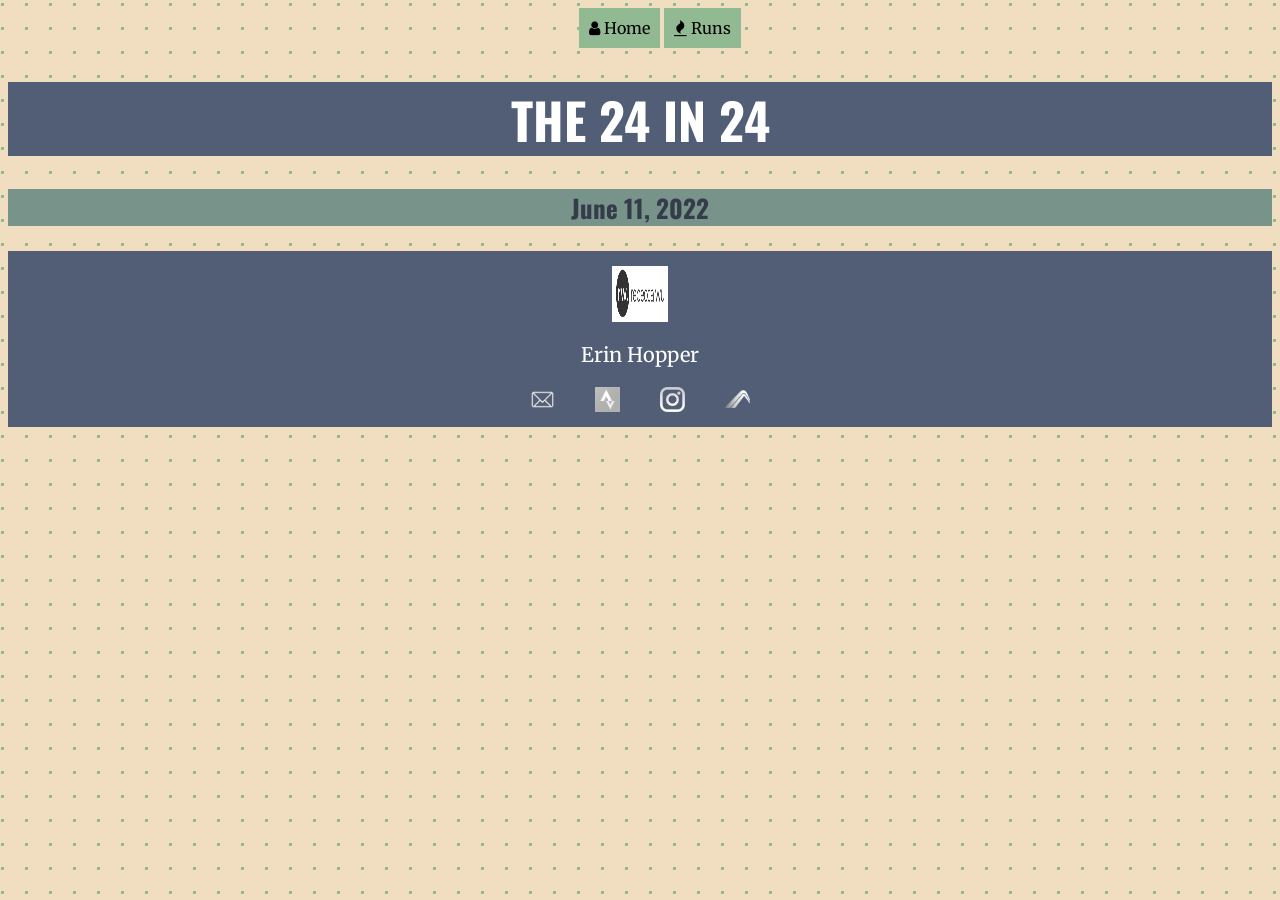
<file: project1.html>
<html lang = "en-US">

    <head>
        <link rel="stylesheet" href="styles.css">
        <link rel="stylesheet" href="https://stackpath.bootstrapcdn.com/font-awesome/4.7.0/css/font-awesome.min.css">

    </head>

    <body>
        <div class="tabs">
            <ul class="tabs-list">
                <li><a href="index.html"><i class="fa fa-user"></i> Home</a></li>
                <li><a href="runs.html"><i class="fa fa-fire"></i> Runs</a></li>
            </ul>
        </div>

        <div class="header">
            <div>
            <h1>
                THE 24 IN 24
            </h1>
            <h3>
                June 11, 2022
            </h3>
        </div>


        <div class="footer">
            <img src="images/logo.png" style="display: inline; width: 50px; height: 50px">
            <p>Erin Hopper</p>
            <div class="links">
                <a href="mailto:erin.hopper17@gmail.com" target="_blank" rel="noopener noreferrer"><img class="footer-img" src="images/email.png" alt="Email me"></a>
                <a href="https://www.strava.com/athletes/41010478" target="_blank" rel="noopener noreferrer"><img class="footer-img" src="images/strava.jpg" alt="My Strava profile"></a>
                <a href="https://www.instagram.com/erin.hopps/" target="_blank" rel="noopener noreferrer"><img class="footer-img" src="images/insta.png" alt="My Instagram"></a>
                <a href="https://www.athletic.net/TrackAndField/Athlete.aspx?AID=14295838" target="_blank" rel="noopener noreferrer"><img class="footer-img" src="images/athletic.png" alt="My Athletic.net profile"></a>
            </div>
        </div>
    </body>
</html>
</file>
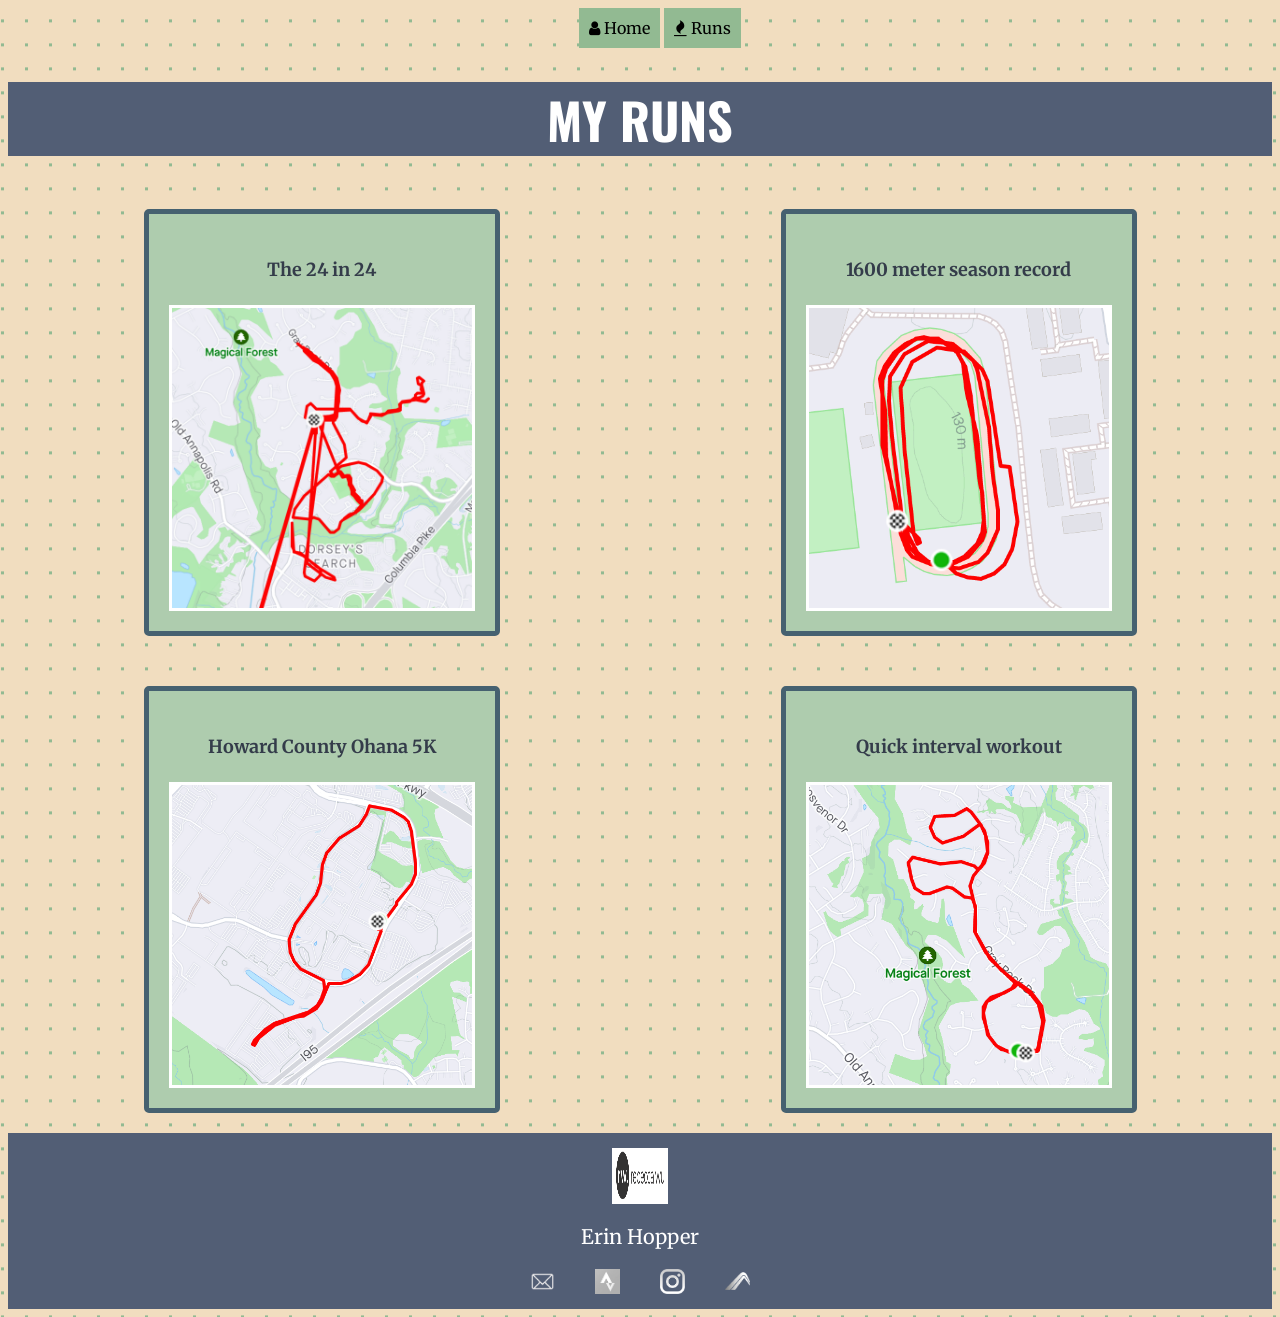
<file: runs.html>
<html lang = "en-US">

    <head>
        <link rel="stylesheet" href="styles.css">
        <link rel="stylesheet" href="https://stackpath.bootstrapcdn.com/font-awesome/4.7.0/css/font-awesome.min.css">

    </head>

    <body>
        <div class="tabs">
            <ul class="tabs-list">
                <li><a href="index.html"><i class="fa fa-user"></i> Home</a></li>
                <li><a href="runs.html"><i class="fa fa-fire"></i> Runs</a></li>
            </ul>
        </div>

        <div class="header">
            <h1>
                MY RUNS
            </h1>
        </div>


        <div>
            <!--<h3 class="projects-heading">My Projects</h3> -->
            <div class="projects-grid">
                <div class="project-image-wrapper">
                    <h4>The 24 in 24</h4>
                    <div class="project-img">

                        <a href="project1.html"><img class="project-image" src="images/cover1.png"/></a>
                        <a href="project1.html">
                            <div class="hoverstats">
                                <p>24 miles in 24 hours with the track team.</p>
                                <p>24.00 miles</p>
                                <p>9:54 min/mi</p>
                            </div>
                        </a>
                    </div>

                </div>

                <div class="project-image-wrapper">
                    <h4>1600 meter season record</h4>
                    <div class="project-img">
                        <a href="project2.html"><img class="project-image" src="images/cover2.png"/></a>
                        <a href="project2.html">
                            <div class="hoverstats">
                                <p>1600 meter race at the Don Boyer Invitational.</p>
                                <p>0.99 miles</p>
                                <p>6:30 minutes</p>
                            </div>
                        </a>
                    </div>

                </div>

                <div class="project-image-wrapper">
                    <h4>Howard County Ohana 5K</h4>
                    <div class="project-img">
                        <a href="project3.html"><img class="project-image" src="images/cover3.png"/></a>
                        <a href="project3.html">
                        <div class="hoverstats">
                            <p>Community 5K as training, pacing with a friend.</p>
                            <p>3.07 miles</p>
                            <p>8:20 min/mi</p>
                            <p>25:37 minutes</p>
                        </div>
                    </a>
                </div>

                </div>

                <div class="project-image-wrapper">
                    <h4>Quick interval workout</h4>
                    <div class="project-img">

                    <a href="project4.html"><img class="project-image" src="images/cover4.png"/></a>
                    <a href="project4.html">
                        <div class="hoverstats">
                            <p>An impressive interval training run.</p>
                            <p>4.35 miles</p>
                            <p>9:15 min/mi</p>
                            <p>40:15 minutes</p>
                        </div>
                    </div>

                    </a>
                </div>
                
            </div>
        </div>

        <div class="footer">
            <img src="images/logo.png" style="display: inline; width: 50px; height: 50px">
            <p>Erin Hopper</p>
            <div class="links">
                <a href="mailto:erin.hopper17@gmail.com" target="_blank" rel="noopener noreferrer"><img class="footer-img" src="images/email.png" alt="Email me"></a>
                <a href="https://www.strava.com/athletes/41010478" target="_blank" rel="noopener noreferrer"><img class="footer-img" src="images/strava.jpg" alt="My Strava profile"></a>
                <a href="https://www.instagram.com/erin.hopps/" target="_blank" rel="noopener noreferrer"><img class="footer-img" src="images/insta.png" alt="My Instagram"></a>
                <a href="https://www.athletic.net/TrackAndField/Athlete.aspx?AID=14295838" target="_blank" rel="noopener noreferrer"><img class="footer-img" src="images/athletic.png" alt="My Athletic.net profile"></a>
            </div>
        </div>

    </body>
</file>
<file: styles.css>
@import url('https://fonts.googleapis.com/css2?family=Merriweather&family=Oswald&display=swap');

body {
	background: linear-gradient(90deg, #f1ddbf 21px, transparent 1%) center, linear-gradient(#f1ddbf 21px, transparent 1%) center, #92ba92;
	background-size: 24px 24px;
	font-family: 'Merriweather', sans-serif;

}




h1 {
    font-family: 'Oswald', sans-serif;
	font-size: 50px;
	background-color: #525e75;
	color: white;
}

h2 {
	font-family: 'Oswald', serif;
	font-size: 30px;
	color: #343c4a
}

h3 {
	font-family: 'Oswald', sans-serif;
	font-size: 25px;
	color: #343c4a;
	background-color: #78938a;
}
h4 {
	font-size: 18px;
	color:#343c4a;
}

p {
	font-size: 20px;
}


.tabs {
	text-align: center;
}

.tabs-list {
	color: white;
}

.tabs ul li {
	background:#92ba92;
	color: black;
	display: inline-block;
	list-style-type: none;
	padding: 10px;
}

.tabs ul li:hover {
	background: #525e75;
}

.tabs ul li:hover a{
	color: white;
}

.tabs ul li a {
	color: black;
}

.container {
	display: flex;
	align-items: center;
	justify-content: space-around;
	border-style: solid;
	border-radius: 5px;
	border-width: 5px;
	border-color: #466170;
	background: #78938a;
	color: black;
	margin: 50px 150px 50px 150px;
	padding: 15px 15px 15px 15px;
}

.text{
	margin-left: 30px;
	margin-right: 30px;
}

img {
	max-width: 100%;
	border: 3px solid white;
}

.image {
	flex-basis: 30%;
	flex-shrink: 0;
}
  
.fancy-stats{
	background: rgb(194, 194, 194);
	border-style: solid;
	border-radius: 5px;
	border-width: 5px;
	border-color: #466170;
	text-align: center;
	font-size: 15px;
	padding-top: 15px;
	padding-bottom: 15px;
}
.fancy-stats table {
	margin-left: auto;
	margin-right: auto;
}
.fancy-stats table tr td{
	font-size: 20px;
}

.left-col {
	text-align: right;
}

.right-col {
	font-style: italic;
}

#photo-gal {
	flex-direction: column;
	align-items: center;
}

.pics {
	display: grid;
	grid-template-columns: auto auto auto;
}

.pics div {
	text-align: center;
}

.pics img {
	max-width: 90%;
	height: auto;
	margin: 20px auto;
}

.header {
	text-align: center;
}


.footer {
	background-color: #525e75;
	color: white;
	text-align: center;
	padding:  15px 15px 15px
}

a:link {
	color: black;
	text-decoration: none;
}

a:visited {
	color: black;
	text-decoration: none;
}

a:hover {
	color: rgb(194, 194, 194);
	text-decoration: none;
}

.footer-img {
	height: 25px;
	width: 25px;
	border-style: none;
}

.links {
	display: flex;
	justify-content: center;
}

.links a {
	margin-left: 20px;
	margin-right: 20px;
}

.projects-grid {
	display: grid;
	grid-template-columns: auto auto;
	grid-gap: 10px;
}

.project-image-wrapper {
	margin: 20px auto 20px auto;
	padding: 20px 20px 20px 20px;
	position: relative;
	text-align: center;
	background-color: #aeccae;
	border-style: solid;
	border-radius: 5px;
	border-width: 5px;
	border-color: #466170;
}

.project-image-wrapper h4 {
	text-align: center;
}

.project-image-wrapper img{
	width: 300px;
	height: auto;
}

.hoverstats {
	box-sizing: border-box;
	width: 100%;
	padding: 10px;
	position: absolute;
	bottom: 0; left: 0;
	background-color: rgba(0, 0, 0, 0.5);
	color: white;
}

.hoverstats {
	visibility: none; opacity: 0;
	transition: opacity 0.3s;
}

.project-img:hover .hoverstats {
	visibility: visible; opacity: 1;
}

.project-img {
	margin-left: auto;
	margin-right: auto;
}
</file>
